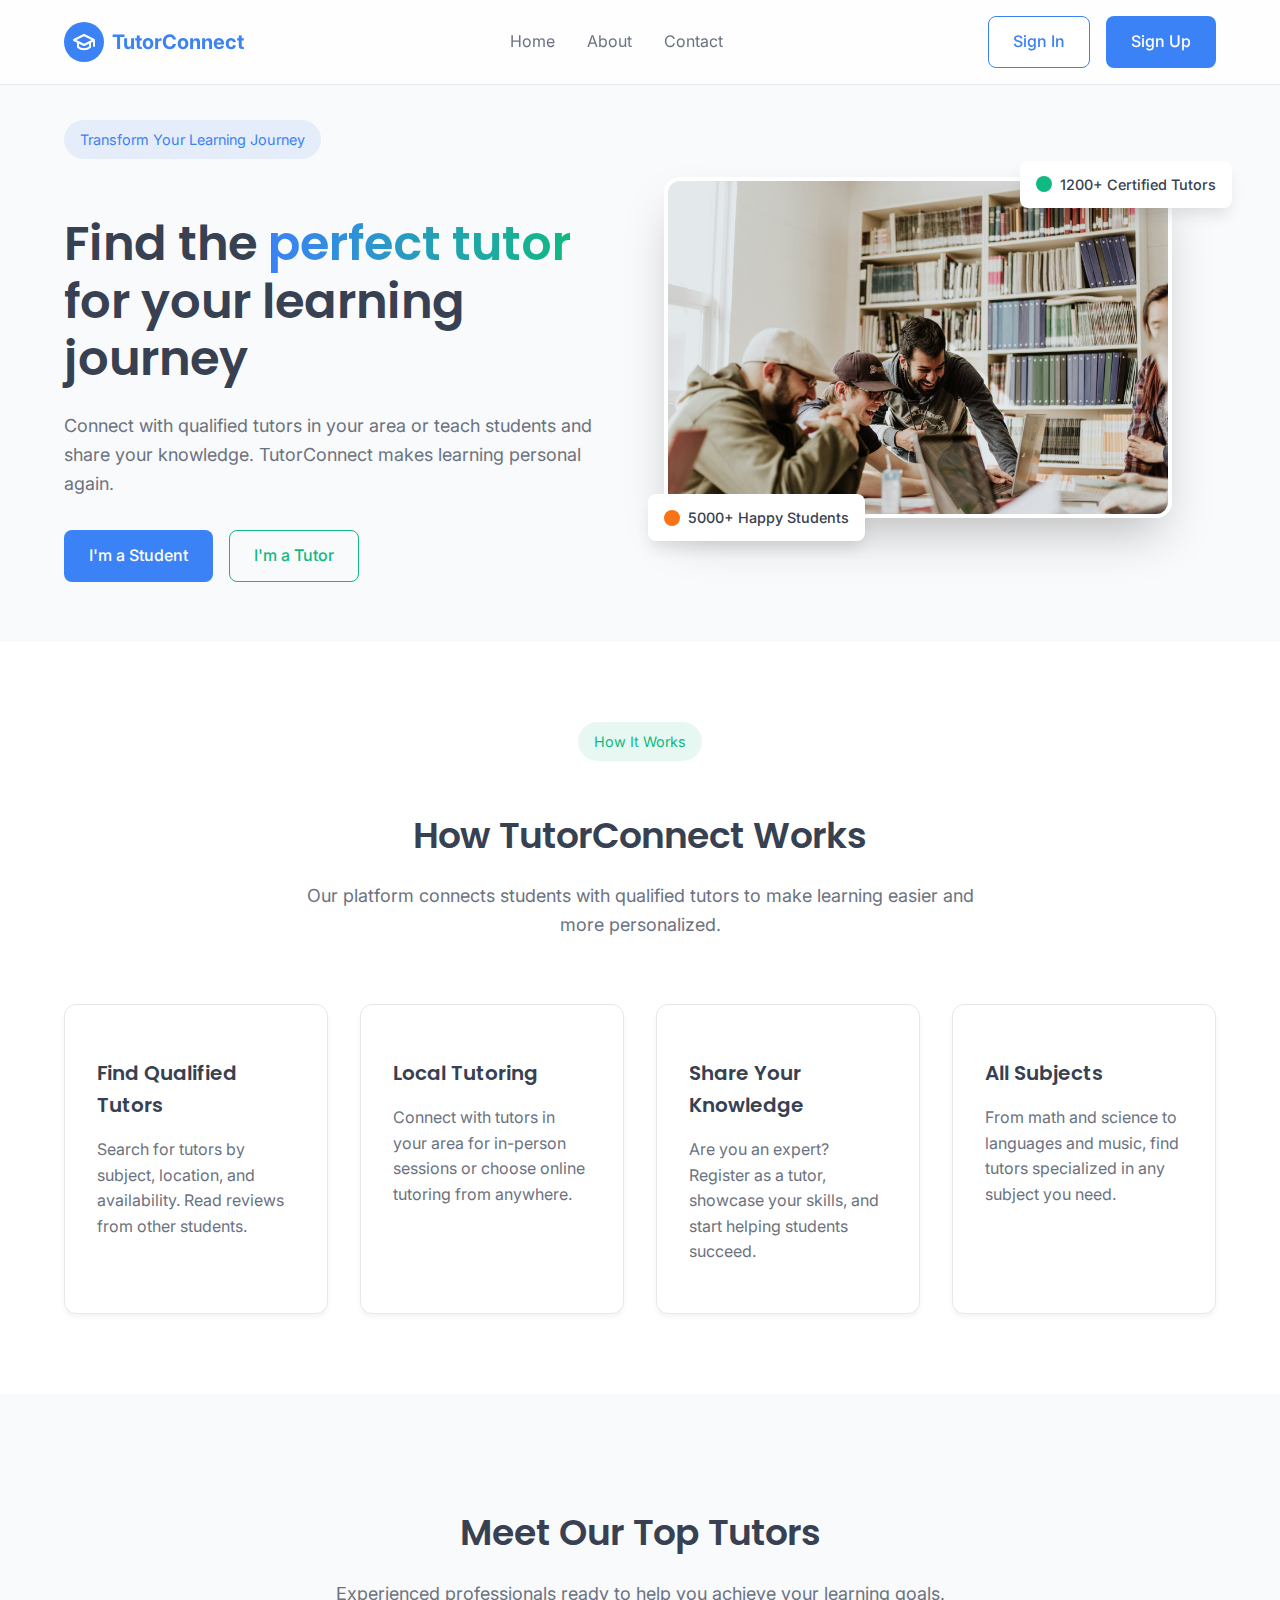
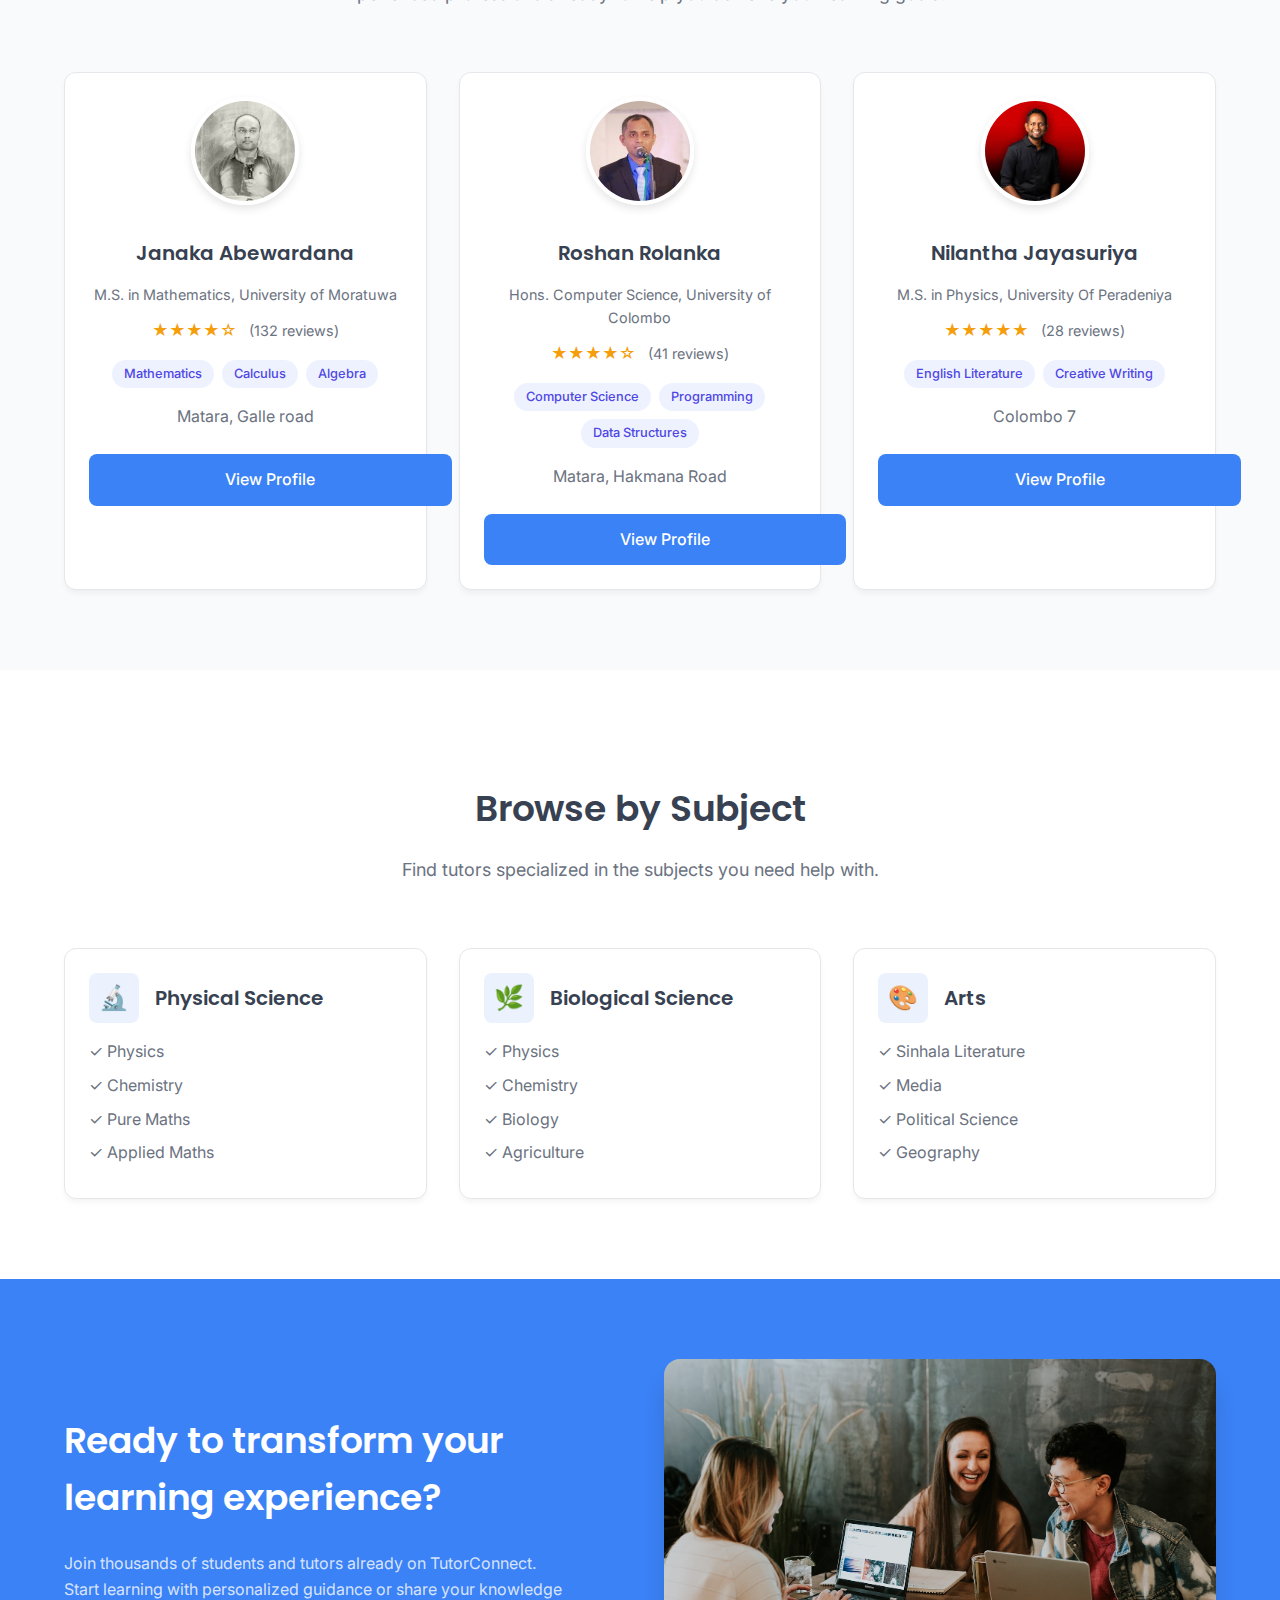
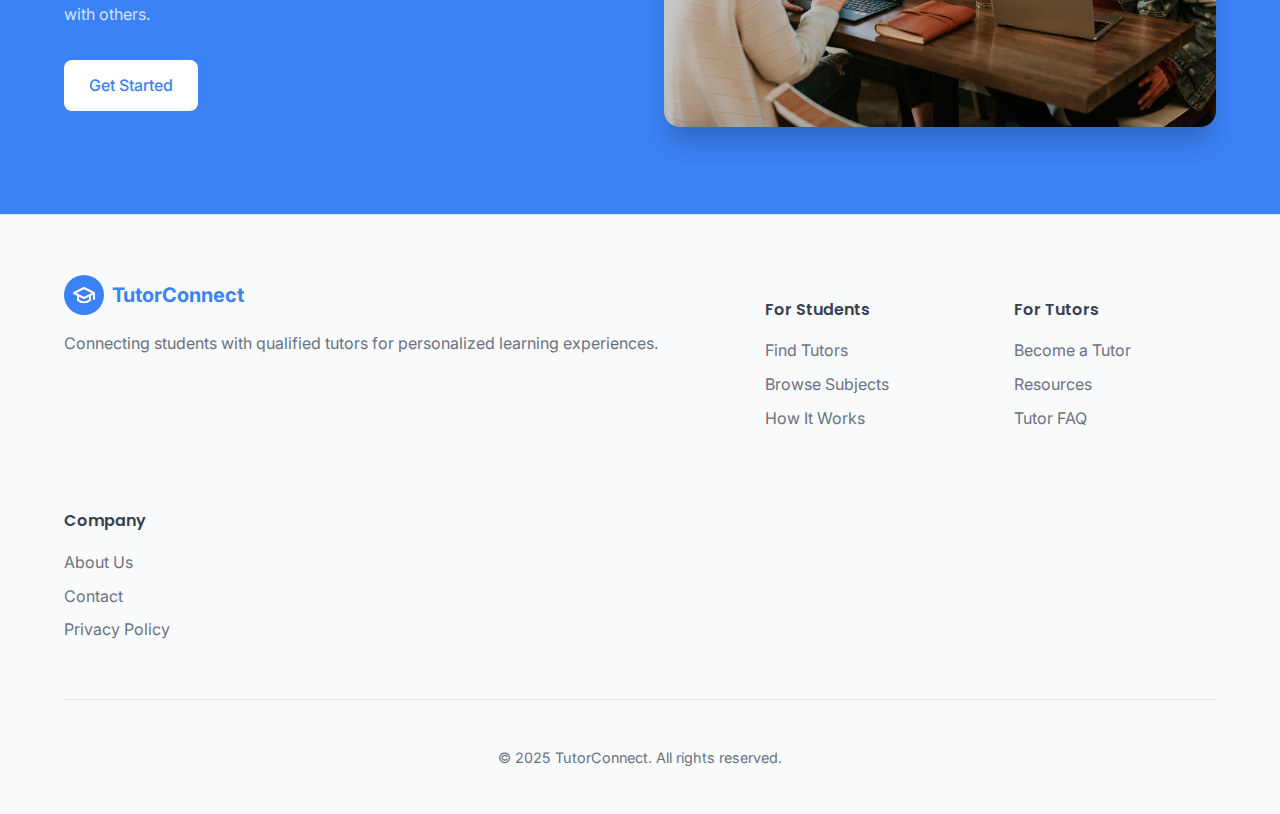
<file: TutorConnect/index.html>
<!DOCTYPE html>
<html lang="en">
<head>
    <meta charset="UTF-8">
    <meta name="viewport" content="width=device-width, initial-scale=1.0">
    <title>TutorConnect - Find Your Tutor</title>
    
    <link rel="preconnect" href="https://fonts.googleapis.com">
    <link rel="preconnect" href="https://fonts.gstatic.com" crossorigin>
    <link href="https://fonts.googleapis.com/css2?family=Poppins:wght@400;500;600;700&family=Inter:wght@400;500&display=swap" rel="stylesheet">

    <link rel="stylesheet" href="style.css">
    
    <link rel="icon" href="favicon.ico" type="image/x-icon">
</head>
<body>

    <header class="main-header">
        <div class="container nav-container">
            <a href="#" class="logo">
                <div class="logo-icon-bg">
                    <svg xmlns="http://www.w3.org/2000/svg" width="24" height="24" viewBox="0 0 24 24" fill="none" stroke="currentColor" stroke-width="2" stroke-linecap="round" stroke-linejoin="round"><path d="M22 10v6M2 10l10-5 10 5-10 5z"></path><path d="M6 12v5c3 3 9 3 12 0v-5"></path></svg>
                </div>
                <span>TutorConnect</span>
            </a>
            <nav class="main-nav">
                <a href="#">Home</a>
                <a href="#">About</a>
                <a href="#">Contact</a>
            </nav>
            <div class="header-actions">
                <a href="1.html" class="btn btn-secondary">Sign In</a>
                <a href="2.html" class="btn btn-primary">Sign Up</a>
            </div>
        </div>
    </header>

    <main>
        <section class="hero-section">
            <div class="container hero-container">
                <div class="hero-text">
                    <span class="tagline">Transform Your Learning Journey</span>
                    <h1>Find the <span class="highlight">perfect tutor</span><br> for your learning journey</h1>
                    <p>Connect with qualified tutors in your area or teach students and share your knowledge. TutorConnect makes learning personal again.</p>
                    <div class="hero-buttons">
                        <a href="2.html" class="btn btn-primary">I'm a Student</a>
                        <a href="3.html" class="btn btn-secondary-green">I'm a Tutor</a>
                    </div>
                </div>
                <div class="hero-image-area">
                    <img src="f1a8370031eae0c9c93c13842c9a6babf0e793e8.jpg" alt="Students learning together" class="hero-main-img">
                    <div class="hero-card card-1">
                        <div class="hero-card-dot green"></div>
                        <span>1200+ Certified Tutors</span>
                    </div>
                    <div class="hero-card card-2">
                        <div class="hero-card-dot orange"></div>
                        <span>5000+ Happy Students</span>
                    </div>
                </div>
            </div>
        </section>

        <section class="features-section">
            <div class="container">
                <div class="section-header">
                    <span class="tagline green">How It Works</span>
                    <h2 class="highlight">How TutorConnect Works</h2>
                    <p>Our platform connects students with qualified tutors to make learning easier and more personalized.</p>
                </div>
                <div class="features-grid">
                    <div class="feature-card">
                        <h3>Find Qualified Tutors</h3>
                        <p>Search for tutors by subject, location, and availability. Read reviews from other students.</p>
                    </div>
                    <div class="feature-card">
                        <h3>Local Tutoring</h3>
                        <p>Connect with tutors in your area for in-person sessions or choose online tutoring from anywhere.</p>
                    </div>
                    <div class="feature-card">
                        <h3>Share Your Knowledge</h3>
                        <p>Are you an expert? Register as a tutor, showcase your skills, and start helping students succeed.</p>
                    </div>
                    <div class="feature-card">
                        <h3>All Subjects</h3>
                        <p>From math and science to languages and music, find tutors specialized in any subject you need.</p>
                    </div>
                </div>
            </div>
        </section>

        <section class="tutors-section">
            <div class="container">
                <div class="section-header">
                    <h2>Meet Our Top Tutors</h2>
                    <p>Experienced professionals ready to help you achieve your learning goals.</p>
                </div>
                <div class="tutor-grid">
                    <div class="tutor-card">
                        <img src="images.jpg" alt="Tutor Janaka Abewardana" class="tutor-avatar">
                        <h3>Janaka Abewardana</h3>
                        <p class="tutor-qualification">M.S. in Mathematics, University of Moratuwa</p>
                        <div class="tutor-rating">★★★★☆ <span class="review-count">(132 reviews)</span></div>
                        <div class="tutor-tags">
                            <span>Mathematics</span>
                            <span>Calculus</span>
                            <span>Algebra</span>
                        </div>
                        <p class="tutor-location">Matara, Galle road</p>
                        <a href="#" class="btn btn-primary full-width">View Profile</a>
                    </div>
                    <div class="tutor-card">
                        <img src="Roshan.jpg" alt="Tutor Roshan Rolanka" class="tutor-avatar">
                        <h3>Roshan Rolanka</h3>
                        <p class="tutor-qualification">Hons. Computer Science, University of Colombo</p>
                        <div class="tutor-rating">★★★★☆ <span class="review-count">(41 reviews)</span></div>
                        <div class="tutor-tags">
                            <span>Computer Science</span>
                            <span>Programming</span>
                            <span>Data Structures</span>
                        </div>
                        <p class="tutor-location">Matara, Hakmana Road</p>
                        <a href="#" class="btn btn-primary full-width">View Profile</a>
                    </div>
                    <div class="tutor-card">
                        <img src="Nilantha.jpg" alt="Tutor Nilantha Jayasuriya" class="tutor-avatar">
                        <h3>Nilantha Jayasuriya</h3>
                        <p class="tutor-qualification">M.S. in Physics, University Of Peradeniya</p>
                        <div class="tutor-rating">★★★★★ <span class="review-count">(28 reviews)</span></div>
                        <div class="tutor-tags">
                            <span>English Literature</span>
                            <span>Creative Writing</span>
                        </div>
                        <p class="tutor-location">Colombo 7</p>
                        <a href="#" class="btn btn-primary full-width">View Profile</a>
                    </div>
                </div>
            </div>
        </section>

        <section class="subjects-section">
             <div class="container">
                <div class="section-header">
                    <h2>Browse by Subject</h2>
                    <p>Find tutors specialized in the subjects you need help with.</p>
                </div>
                <div class="subjects-grid">
                    <a href="#" class="subject-card">
                        <div class="subject-card-header">
                            <div class="icon-wrapper">
                                <span>🔬</span>
                            </div>
                            <h3>Physical Science</h3>
                        </div>
                        <ul>
                            <li>✓ Physics</li>
                            <li>✓ Chemistry</li>
                            <li>✓ Pure Maths</li>
                            <li>✓ Applied Maths</li>
                        </ul>
                    </a>
                    <a href="#" class="subject-card">
                        <div class="subject-card-header">
                            <div class="icon-wrapper">
                                <span>🌿</span>
                            </div>
                            <h3>Biological Science</h3>
                        </div>
                        <ul>
                            <li>✓ Physics</li>
                            <li>✓ Chemistry</li>
                            <li>✓ Biology</li>
                            <li>✓ Agriculture</li>
                        </ul>
                    </a>
                    <a href="#" class="subject-card">
                        <div class="subject-card-header">
                            <div class="icon-wrapper">
                                <span>🎨</span>
                            </div>
                            <h3>Arts</h3>
                        </div>
                        <ul>
                            <li>✓ Sinhala Literature</li>
                            <li>✓ Media</li>
                            <li>✓ Political Science</li>
                            <li>✓ Geography</li>
                        </ul>
                    </a>
                </div>
            </div>
        </section>
        
        <section class="cta-section">
            <div class="container cta-container">
                <div class="cta-text">
                    <h2>Ready to transform your learning experience?</h2>
                    <p>Join thousands of students and tutors already on TutorConnect. Start learning with personalized guidance or share your knowledge with others.</p>
                    <a href="2.html" class="btn btn-light">Get Started</a>
                </div>
                <div class="cta-image">
                    <img src="a9af3a26cf137edb10223583381fdafd67147ffd.jpg" alt="Students studying together on laptops">
                </div>
            </div>
        </section>
    </main>

    <footer class="main-footer">
        <div class="container">
            <div class="footer-grid">
                <div class="footer-about">
                    <a href="#" class="logo">
                        <div class="logo-icon-bg">
                           <svg xmlns="http://www.w3.org/2000/svg" width="24" height="24" viewBox="0 0 24 24" fill="none" stroke="currentColor" stroke-width="2" stroke-linecap="round" stroke-linejoin="round"><path d="M22 10v6M2 10l10-5 10 5-10 5z"></path><path d="M6 12v5c3 3 9 3 12 0v-5"></path></svg>
                        </div>
                        <span>TutorConnect</span>
                    </a>
                    <p>Connecting students with qualified tutors for personalized learning experiences.</p>
                </div>
                <div class="footer-links">
                    <h4>For Students</h4>
                    <ul>
                        <li><a href="#">Find Tutors</a></li>
                        <li><a href="#">Browse Subjects</a></li>
                        <li><a href="#">How It Works</a></li>
                    </ul>
                </div>
                <div class="footer-links">
                    <h4>For Tutors</h4>
                    <ul>
                        <li><a href="#">Become a Tutor</a></li>
                        <li><a href="#">Resources</a></li>
                        <li><a href="#">Tutor FAQ</a></li>
                    </ul>
                </div>
                <div class="footer-links">
                    <h4>Company</h4>
                    <ul>
                        <li><a href="#">About Us</a></li>
                        <li><a href="#">Contact</a></li>
                        <li><a href="#">Privacy Policy</a></li>
                    </ul>
                </div>
            </div>
            <div class="footer-bottom">
                <p>© 2025 TutorConnect. All rights reserved.</p>
            </div>
        </div>
    </footer>

</body>
</html>
</file>
<file: TutorConnect/style.css>
/* --- General Styles & Variables --- */
:root {
    --primary-blue: #3b82f6;
    --primary-green: #10b981;
    --primary-orange: #f97316;
    --dark-blue: #1e40af;
    --light-gray: #f9fafb;
    --text-color: #374151;
    --text-muted: #6b7280;
    --background-color: #ffffff;
    --border-color: #e5e7eb;
}

body {
    font-family: 'Inter', sans-serif;
    color: var(--text-color);
    background-color: var(--background-color);
    margin: 0;
    line-height: 1.6;
}

h1, h2, h3, h4 {
    font-family: 'Poppins', sans-serif;
    font-weight: 600;
}

.container {
    width: 90%;
    max-width: 1200px;
    margin: 0 auto;
}

/* --- Header & Navigation --- */
.main-header {
    background-color: rgba(255, 255, 255, 0.8);
    backdrop-filter: blur(10px);
    border-bottom: 1px solid var(--border-color);
    position: fixed;
    width: 100%;
    top: 0;
    z-index: 1000;
}

.nav-container {
    display: flex;
    justify-content: space-between;
    align-items: center;
    padding: 1rem 0;
}

.logo {
    display: flex;
    align-items: center;
    gap: 0.5rem;
    text-decoration: none;
    color: var(--primary-blue);
    font-weight: 700;
    font-size: 1.25rem;
}

.logo-icon-bg {
    background-color: var(--primary-blue);
    border-radius: 50%;
    padding: 0.5rem;
    display: flex;
    align-items: center;
    justify-content: center;
}

.logo-icon-bg svg {
    color: white;
    width: 24px;
    height: 24px;
}

.main-nav {
    display: none; /* Hidden on mobile */
}

@media (min-width: 768px) {
    .main-nav {
        display: flex;
    }
    .main-nav a {
        text-decoration: none;
        color: var(--text-muted);
        margin: 0 1rem;
        transition: color 0.3s;
    }
    
    .main-nav a:hover {
        color: var(--primary-blue);
    }
}


.header-actions {
    display: flex;
    gap: 1rem;
}

/* --- Buttons --- */
.btn {
    display: inline-block;
    padding: 0.75rem 1.5rem;
    border-radius: 8px;
    text-decoration: none;
    font-weight: 500;
    transition: all 0.3s ease;
    border: 1px solid transparent;
    text-align: center;
}

.btn.full-width {
    width: 100%;
}

.btn-primary {
    background-color: var(--primary-blue);
    color: white;
}

.btn-primary:hover {
    background-color: var(--dark-blue);
}

.btn-secondary {
    border-color: var(--primary-blue);
    color: var(--primary-blue);
    background-color: white;
}

.btn-secondary:hover {
    background-color: var(--primary-blue);
    color: white;
}

.btn-secondary-green {
    border-color: var(--primary-green);
    color: var(--primary-green);
}

.btn-secondary-green:hover {
    background-color: var(--primary-green);
    color: white;
}

.btn-light {
    background-color: white;
    color: var(--primary-blue);
}
.btn-light:hover {
    opacity: 0.9;
}


/* --- Hero Section --- */
.hero-section {
    padding-top: 120px;
    padding-bottom: 60px;
    background-color: var(--light-gray);
    text-align: center;
}

.hero-container {
    display: flex;
    flex-direction: column;
    align-items: center;
    gap: 3rem;
}

@media (min-width: 992px) {
    .hero-container {
        flex-direction: row;
        text-align: left;
    }
    .hero-text, .hero-image-area {
        flex: 1;
    }
}


.hero-text .tagline {
    display: inline-block;
    background-color: rgba(59, 130, 246, 0.1);
    color: var(--primary-blue);
    padding: 0.5rem 1rem;
    border-radius: 9999px;
    font-size: 0.9rem;
    margin-bottom: 1.5rem;
}

.hero-text h1 {
    font-size: 3rem;
    line-height: 1.2;
    margin-bottom: 1.5rem;
}

.hero-text h1 .highlight {
    background: linear-gradient(to right, var(--primary-blue), var(--primary-green));
    -webkit-background-clip: text;
    background-clip: text;
    color: transparent;
}

.hero-text p {
    font-size: 1.125rem;
    color: var(--text-muted);
    max-width: 600px;
    margin: 0 auto 2rem auto;
}

@media (min-width: 992px) {
    .hero-text p {
        margin-left: 0;
    }
}

.hero-buttons {
    display: flex;
    justify-content: center;
    gap: 1rem;
}

@media (min-width: 992px) {
    .hero-buttons {
        justify-content: flex-start;
    }
}

.hero-image-area {
    position: relative;
}

.hero-main-img {
    width: 100%;
    max-width: 500px;
    border-radius: 1rem;
    box-shadow: 0 25px 50px -12px rgba(0,0,0,0.25);
    border: 4px solid white;
}

.hero-card {
    position: absolute;
    background-color: white;
    padding: 0.75rem 1rem;
    border-radius: 0.5rem;
    box-shadow: 0 10px 15px -3px rgba(0,0,0,0.1);
    display: flex;
    align-items: center;
    gap: 0.5rem;
    font-weight: 500;
    font-size: 0.9rem;
}

.hero-card.card-1 {
    top: -1rem;
    right: -1rem;
}
.hero-card.card-2 {
    bottom: -1rem;
    left: -1rem;
}

.hero-card-dot {
    width: 1rem;
    height: 1rem;
    border-radius: 50%;
}
.hero-card-dot.green { background-color: var(--primary-green); }
.hero-card-dot.orange { background-color: var(--primary-orange); }

/* --- General Section Styling --- */
.features-section, .tutors-section, .subjects-section {
    padding: 80px 0;
}

.section-header {
    text-align: center;
    max-width: 700px;
    margin: 0 auto 4rem auto;
}

.section-header .tagline.green {
    display: inline-block;
    background-color: rgba(16, 185, 129, 0.1);
    color: var(--primary-green);
    margin-bottom: 1rem;
    padding: 0.5rem 1rem;
    border-radius: 9999px;
    font-size: 0.9rem;
}

.section-header h2 {
    font-size: 2.25rem;
    margin-bottom: 1rem;
}

.section-header p {
    color: var(--text-muted);
    font-size: 1.125rem;
}

/* --- Features Grid --- */
.features-grid {
    display: grid;
    grid-template-columns: repeat(auto-fit, minmax(250px, 1fr));
    gap: 2rem;
}

.feature-card {
    background: white;
    padding: 2rem;
    border: 1px solid var(--border-color);
    border-radius: 0.75rem;
    box-shadow: 0 4px 6px -1px rgba(0,0,0,0.05);
    transition: all 0.3s ease;
}

.feature-card:hover {
    transform: translateY(-5px);
    box-shadow: 0 10px 15px -3px rgba(0,0,0,0.1);
}

.feature-card h3 {
    font-size: 1.25rem;
    margin-bottom: 0.5rem;
}

.feature-card p {
    color: var(--text-muted);
}

/* --- Tutors Section --- */
.tutors-section {
    background-color: var(--light-gray);
}

.tutor-grid {
    display: grid;
    grid-template-columns: repeat(auto-fit, minmax(300px, 1fr));
    gap: 2rem;
}

.tutor-card {
    background: white;
    border: 1px solid var(--border-color);
    border-radius: 0.75rem;
    padding: 1.5rem;
    text-align: center;
    box-shadow: 0 4px 6px -1px rgba(0,0,0,0.05);
    transition: all 0.3s ease;
}

.tutor-card:hover {
    transform: translateY(-5px);
    box-shadow: 0 10px 15px -3px rgba(0,0,0,0.1);
}

.tutor-avatar {
    width: 100px;
    height: 100px;
    border-radius: 50%;
    border: 4px solid white;
    box-shadow: 0 4px 8px rgba(0,0,0,0.1);
    margin: 0 auto 1rem auto;
}

.tutor-card h3 {
    margin: 0.5rem 0;
    font-size: 1.25rem;
}

.tutor-qualification {
    color: var(--text-muted);
    font-size: 0.9rem;
    margin-bottom: 0.75rem;
}

.tutor-rating {
    color: #f59e0b; /* A yellow/gold color */
    margin-bottom: 1rem;
}

.review-count {
    color: var(--text-muted);
    font-size: 0.9rem;
    margin-left: 0.5rem;
}

.tutor-tags {
    display: flex;
    flex-wrap: wrap;
    justify-content: center;
    gap: 0.5rem;
    margin-bottom: 1rem;
}

.tutor-tags span {
    background-color: #eef2ff; /* light-blue */
    color: #4f46e5; /* indigo */
    padding: 0.25rem 0.75rem;
    border-radius: 999px;
    font-size: 0.8rem;
    font-weight: 500;
}

.tutor-location {
    color: var(--text-muted);
    margin-bottom: 1.5rem;
}

/* --- Subjects Section --- */
.subjects-grid {
    display: grid;
    grid-template-columns: repeat(auto-fit, minmax(300px, 1fr));
    gap: 2rem;
}

.subject-card {
    display: block;
    text-decoration: none;
    color: inherit;
    background: white;
    padding: 1.5rem;
    border: 1px solid var(--border-color);
    border-radius: 0.75rem;
    box-shadow: 0 4px 6px -1px rgba(0,0,0,0.05);
    transition: all 0.3s ease;
}

.subject-card:hover {
    transform: translateY(-5px);
    box-shadow: 0 10px 15px -3px rgba(0,0,0,0.1);
    border-color: var(--primary-blue);
}

.subject-card-header {
    display: flex;
    align-items: center;
    gap: 1rem;
    margin-bottom: 1rem;
}

.icon-wrapper {
    background-color: rgba(59, 130, 246, 0.1);
    width: 50px;
    height: 50px;
    border-radius: 0.5rem;
    display: flex;
    align-items: center;
    justify-content: center;
    font-size: 1.5rem;
}

.subject-card h3 {
    font-size: 1.25rem;
    margin: 0;
}

.subject-card ul {
    list-style: none;
    padding: 0;
    margin: 0;
}

.subject-card li {
    color: var(--text-muted);
    margin-bottom: 0.5rem;
}

/* --- Call to Action Section --- */
.cta-section {
    background-color: var(--primary-blue);
    color: white;
    padding: 80px 0;
}

.cta-container {
    display: flex;
    flex-direction: column;
    align-items: center;
    gap: 3rem;
    text-align: center;
}

@media (min-width: 992px) {
    .cta-container {
        flex-direction: row;
        text-align: left;
    }
    .cta-text, .cta-image {
        flex: 1;
    }
}

.cta-text h2 {
    font-size: 2.25rem;
    margin-bottom: 1.5rem;
}

.cta-text p {
    color: rgba(255, 255, 255, 0.8);
    margin-bottom: 2rem;
    max-width: 500px;
}

.cta-image img {
    max-width: 100%;
    border-radius: 1rem;
    box-shadow: 0 20px 25px -5px rgba(0,0,0,0.2);
}

/* --- Footer --- */
.main-footer {
    background-color: var(--light-gray);
    padding: 60px 0 30px 0;
    border-top: 1px solid var(--border-color);
}

.footer-grid {
    display: grid;
    grid-template-columns: repeat(2, 1fr);
    gap: 2rem;
}

@media (min-width: 768px) {
    .footer-grid {
        grid-template-columns: 2fr 1fr 1fr 1fr;
        gap: 3rem;
    }
    .footer-about {
        grid-column: span 1;
    }
}

.footer-about {
    grid-column: span 2;
    margin-bottom: 2rem;
}

.footer-about p {
    margin-top: 1rem;
    color: var(--text-muted);
}

.footer-links h4 {
    font-size: 1rem;
    font-weight: 600;
    margin-bottom: 1rem;
}

.footer-links ul {
    list-style: none;
    padding: 0;
    margin: 0;
}

.footer-links li {
    margin-bottom: 0.5rem;
}

.footer-links a {
    text-decoration: none;
    color: var(--text-muted);
    transition: color 0.3s;
}

.footer-links a:hover {
    color: var(--primary-blue);
}

.footer-bottom {
    border-top: 1px solid var(--border-color);
    margin-top: 3rem;
    padding-top: 2rem;
    text-align: center;
    font-size: 0.9rem;
    color: var(--text-muted);
}
</file>
